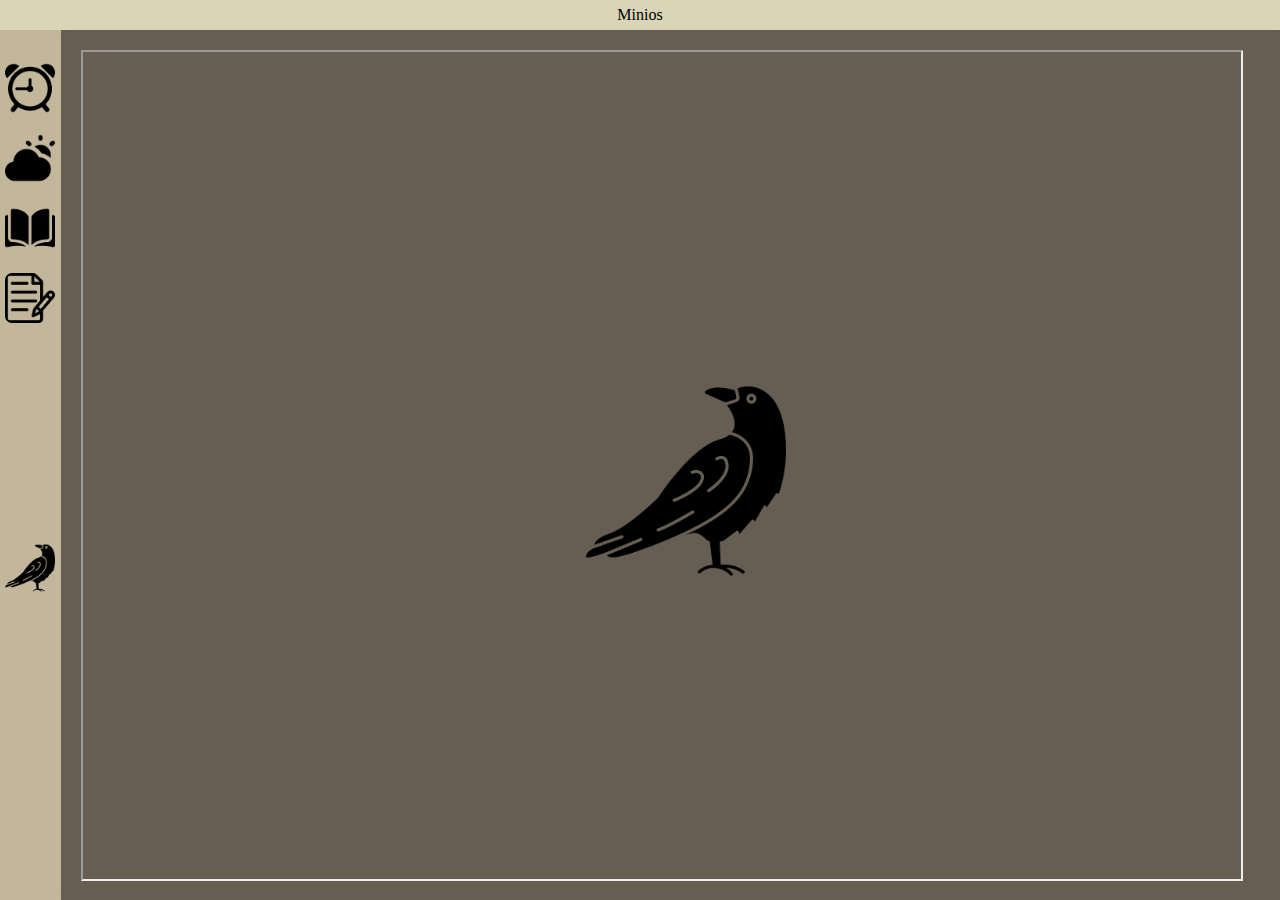
<file: index.html>
<!DOCTYPE html>
<html lang="en">
<head>
    <meta charset="UTF-8">
    <meta name="viewport" content="width=device-width, initial-scale=1.0">
    <title>Document</title>
    <link rel="stylesheet" href="/styles/style.css">
</head>

<body>

    <div class="Main">
        

        <div class="Grid-Items header">
            <header id="Start" >Minios</header>
        </div>

        <nav class="Grid-Items SideBar">

            <div class="Icon">
                <a href="./apps/alarm.html"
                target="content">
                <span>
                    <img src="./img/circular-alarm-clock-tool.png" alt="Alarm">
                </span>
            </a>
            </div>

            <div class="Icon">
                <a href="./apps/weather.html"
                target="content">
                <span>
                    <img src="./img/cloudy.png" alt="Weather">
                </span>
            </a>   
            </div>

            <div class="Icon">
                <a href="./apps/homeworks.html"
                target="content">
                <span>
                    <img src="./img/open-book.png" alt="Book">
                </span>
            </a>
            </div>

            <div class="Icon">
                <a href="./apps/notes.html"
                target="content">
                <span>
                    <img src="./img/notes.png" alt="Note">
                </span>
            </a>
            </div>

            <div class="Icon">
                <a href="./index.html">
                    <span>
                        <img id="Go-out" src="./img/crow.png" alt="Menu">
                    </span>
                </a>

            </div>

        </nav>

        <div class="Grid-Items content-area">

            <div id="Crow">
                <img src="./img/crow.png" alt="Crow">
            </div>
            
            <iframe
                id="Main-content" 
                name="content"
                class="content-frame" 
                title="Content"
                src="about:blank"
                allow="autoplay; fullscreen"
            ></iframe>

        </div>

</body>
</html>
</file>
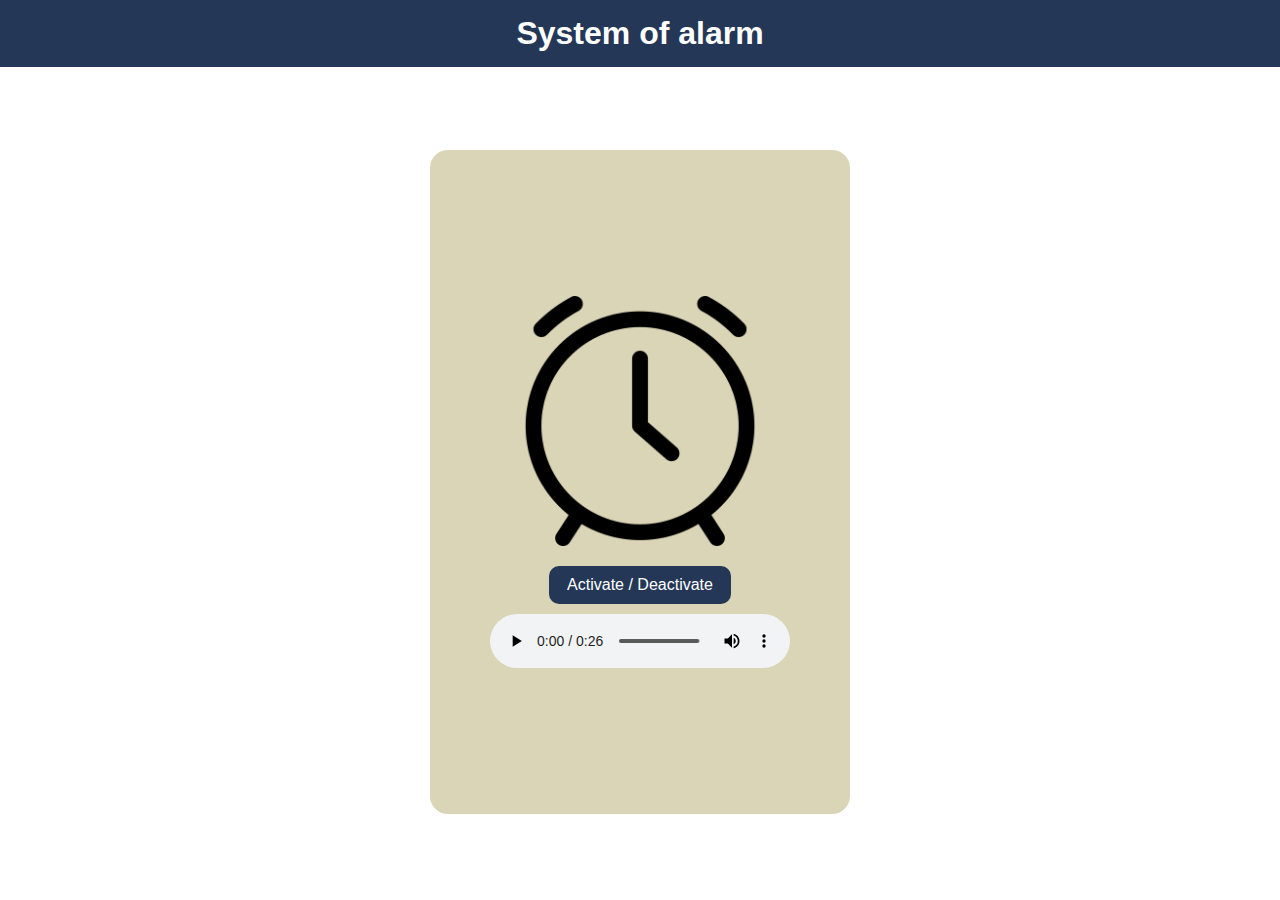
<file: alarm.html>
<!DOCTYPE html>
<html lang="en">
<head>
    <meta charset="UTF-8">
    <meta name="viewport" content="width=device-width, initial-scale=1.0">
    <title>Alarm</title>

    
    <link rel="stylesheet" href="/styles/alarm.css">
</head>
<body>

<!-- Header simple para el título del sistema -->
<header>
    <h1>System of alarm</h1>
</header>

<!-- 
  Checkbox oculto:
  no se ve, pero es el que guarda el estado de la alarma
  encendida / apagada
-->
<input type="checkbox" id="alarm-toggle">

<!-- Zona principal de la alarma -->
<section class="alarm">

    <!-- 
      Esta es la "tarjeta" de la alarma.
      Cuando la alarma se activa, este bloque comienza a vibrar.
    -->
    <div class="content-alarm">

        <!-- Imagen representativa de la alarma -->
        <img src="../img/alarm.png" alt="Alarm-img">

        <!-- 
          Controles de la alarma:
          dejo todo junto para que sea más cómodo para el usuario
        -->
        <div class="controls">

            <!-- 
              Este label funciona como botón.
              Al hacer click, prende o apaga la alarma
            -->
            <label for="alarm-toggle" class="alarm-btn">
                Activate / Deactivate
            </label>

            <!-- 
              Control de sonido.
              El usuario debe darle play manualmente (sin JS no se puede auto-reproducir)
            -->
            <audio controls>
                <source src="../alarm.mp3" type="audio/mpeg">
            </audio>

        </div>
    </div>

</section>

</body>
</html>
</file>
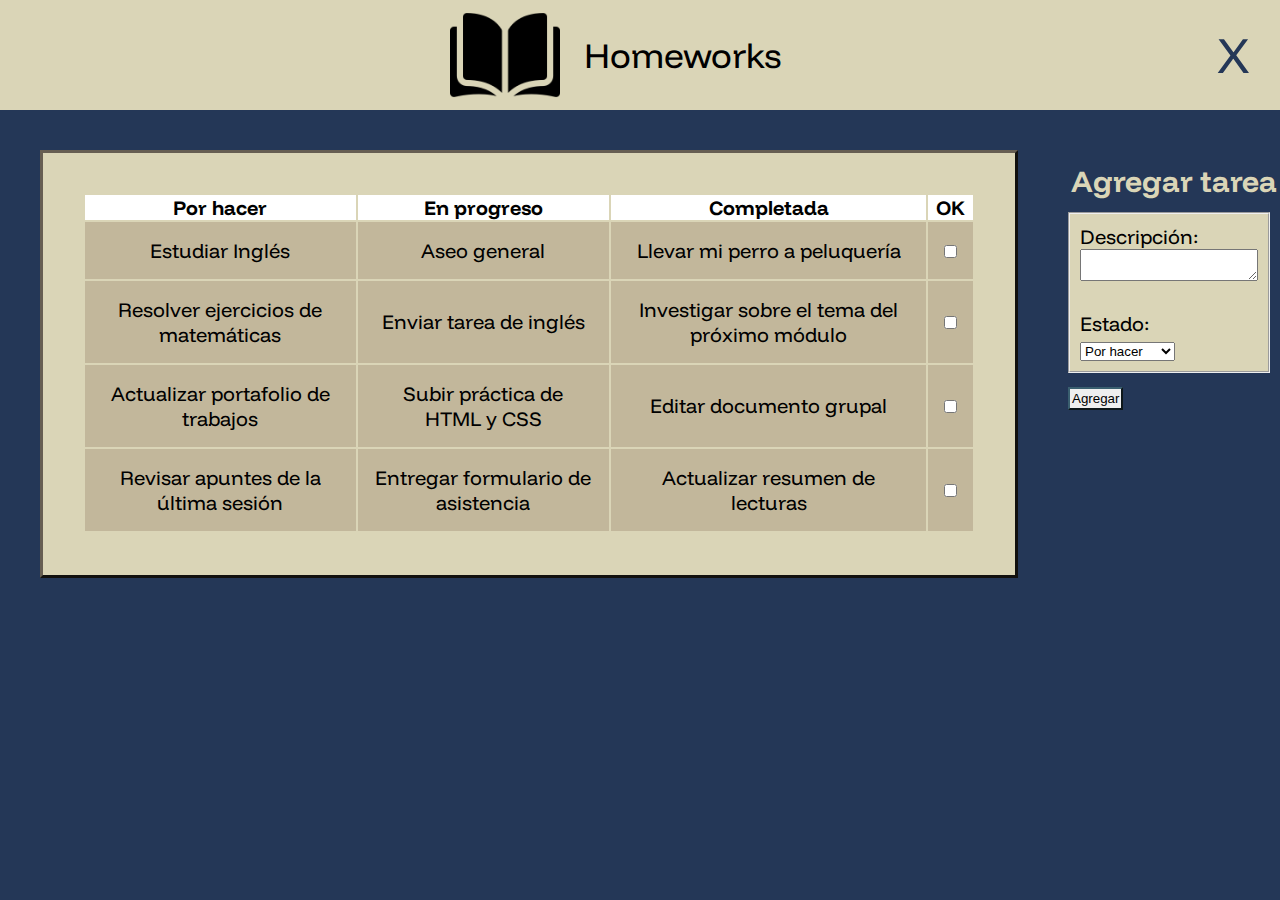
<file: apps/homeworks.html>
<!DOCTYPE html>
<html lang="en">
<head>
    <meta charset="UTF-8">
    <meta name="viewport" content="width=device-width, initial-scale=1.0">
    <link rel="preconnect" href="https://fonts.googleapis.com">
    <link rel="preconnect" href="https://fonts.gstatic.com" crossorigin>
    <link href="https://fonts.googleapis.com/css2?family=Funnel+Display:wght@300..800&display=swap" rel="stylesheet">
    <title>Homework</title>
    <link rel="stylesheet" href="../styles/homework.css">
</head>
<body>
    <header class="Encabezado-Homeworks">
       <div class="headertitle">
        <img class="Icono" src="../img/homeworks.png" alt="Icono">
        <p> Homeworks</p>       
       </div>
       <div class="headerclose">
         <a href="../index.html" class="close" >X</a>
       </div>
    </header>
    <section class="Tabla">                       
        <table class="Planner">              
            <thead>                      
                <tr>                
                    <th>Por hacer</th>
                    <th>En progreso</th>
                    <th>Completada</th>
                    <th>OK</th>               
                </tr>
            </thead>
            <tbody>
                <tr>
                    <td>Estudiar Inglés</td>
                    <td>Aseo general</td>
                    <td>Llevar mi perro a peluquería</td>  
                    <td> <input type="checkbox"></td>            
                </tr>
                <tr>
                    <td>Resolver ejercicios de matemáticas</td>
                    <td>Enviar tarea de inglés</td>
                    <td>Investigar sobre el tema del próximo módulo</td>
                    <td> <input type="checkbox"></td> 
                </tr>
                <tr>
                    <td>Actualizar portafolio de trabajos</td>
                    <td>Subir práctica de HTML y CSS</td>
                    <td>Editar documento grupal</td>
                    <td> <input type="checkbox"></td> 
                </tr>
                <tr>
                    <td>Revisar apuntes de la última sesión</td>
                    <td>Entregar formulario de asistencia</td>
                    <td>Actualizar resumen de lecturas</td>
                    <td> <input type="checkbox"></td> 
                </tr>
                <tr>                            
                    
                </tr>          
            </tbody>
        </table> 
          <section class="Agregar-tarea">
                <h2>Agregar tarea</h2>            
                <form>
                    <fieldset>
                        <label for="descripcion">Descripción:</label><br>
                        <textarea id="descripcion" name="descripcion"></textarea><br><br>

                        <label for="estado">Estado:</label><br> 
                        <select id="estado" name="estado">
                        <option>Por hacer</option>
                        <option>En progreso</option> 
                        <option>Completada</option>                
                        </select>
                    </fieldset>       
                    <button> Agregar</button> <!-- (solo demostración) -->
                </form>
        </section>    
    </section>
</body>
</html>
</file>
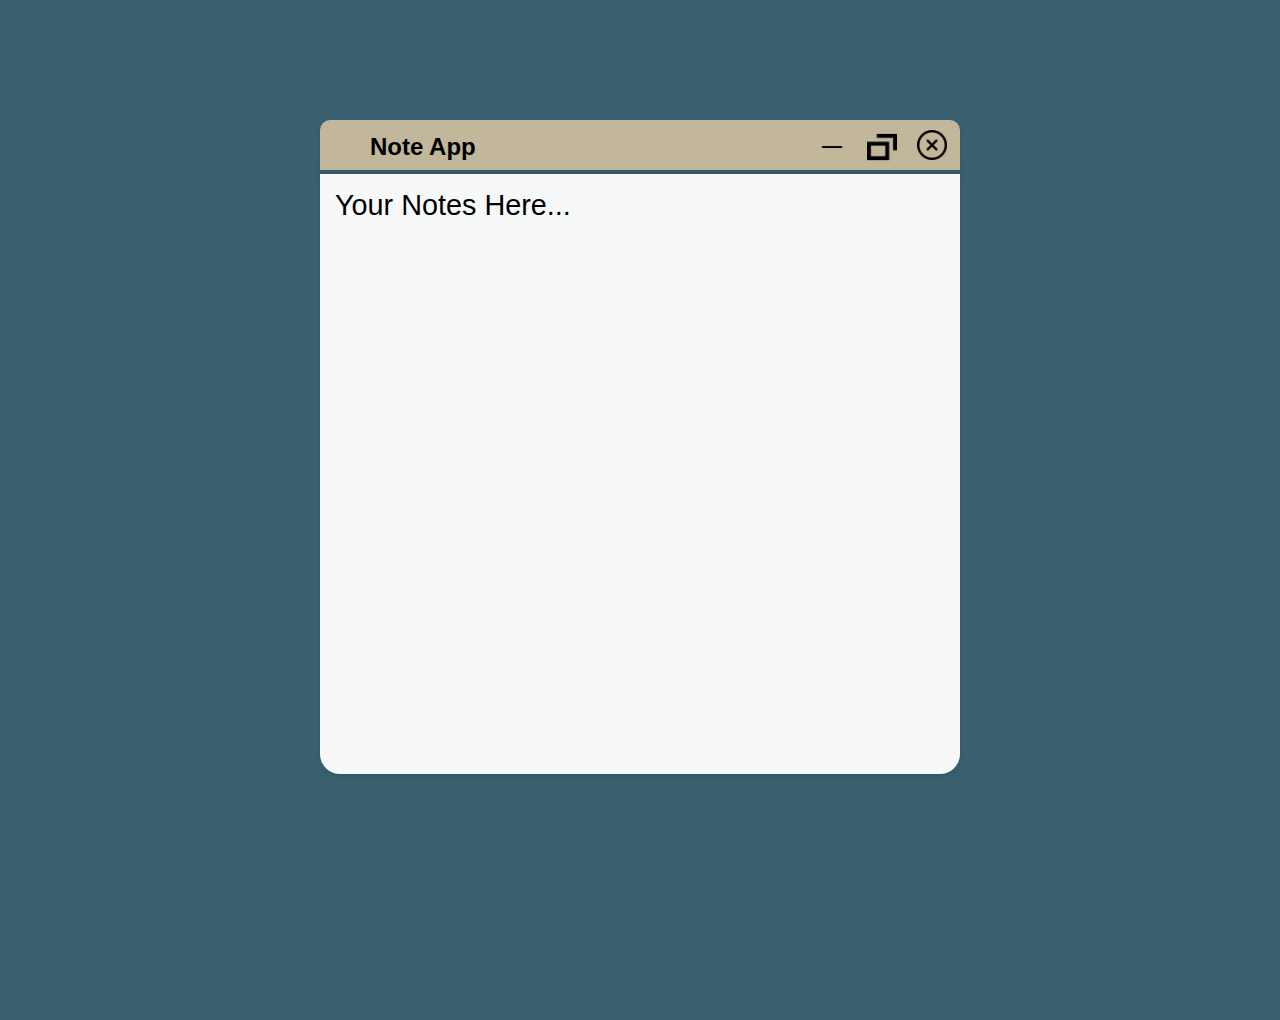
<file: apps/notes.html>
<!DOCTYPE html>
<html lang="en">
<head>
    <meta charset="UTF-8">
    <meta name="viewport" content="width=device-width, initial-scale=1.0">
    <title>Document</title>
    <link rel="stylesheet" href="/styles/note.css">
</head>
<body>
    
   <div class="notes"> 
        <div class="notesbar">
            <section class="title">
                <h2>Note App</h2>
            </section>
            <section class="icons">
                <img src="/img/menos.png" alt="">
                <img src="/img/minimizar.png" alt="">
                <a href="/index.html"><img src="/img/cerrar.png" alt=""></a>
            </section>
        </div>
        <div class="write"  contenteditable="true" spellcheck="false" aria-placeholder="hola"> 
            <span>Your Notes Here...</span>
            
            
        </div>
            
            

   </div>
</body>
</html>
</file>
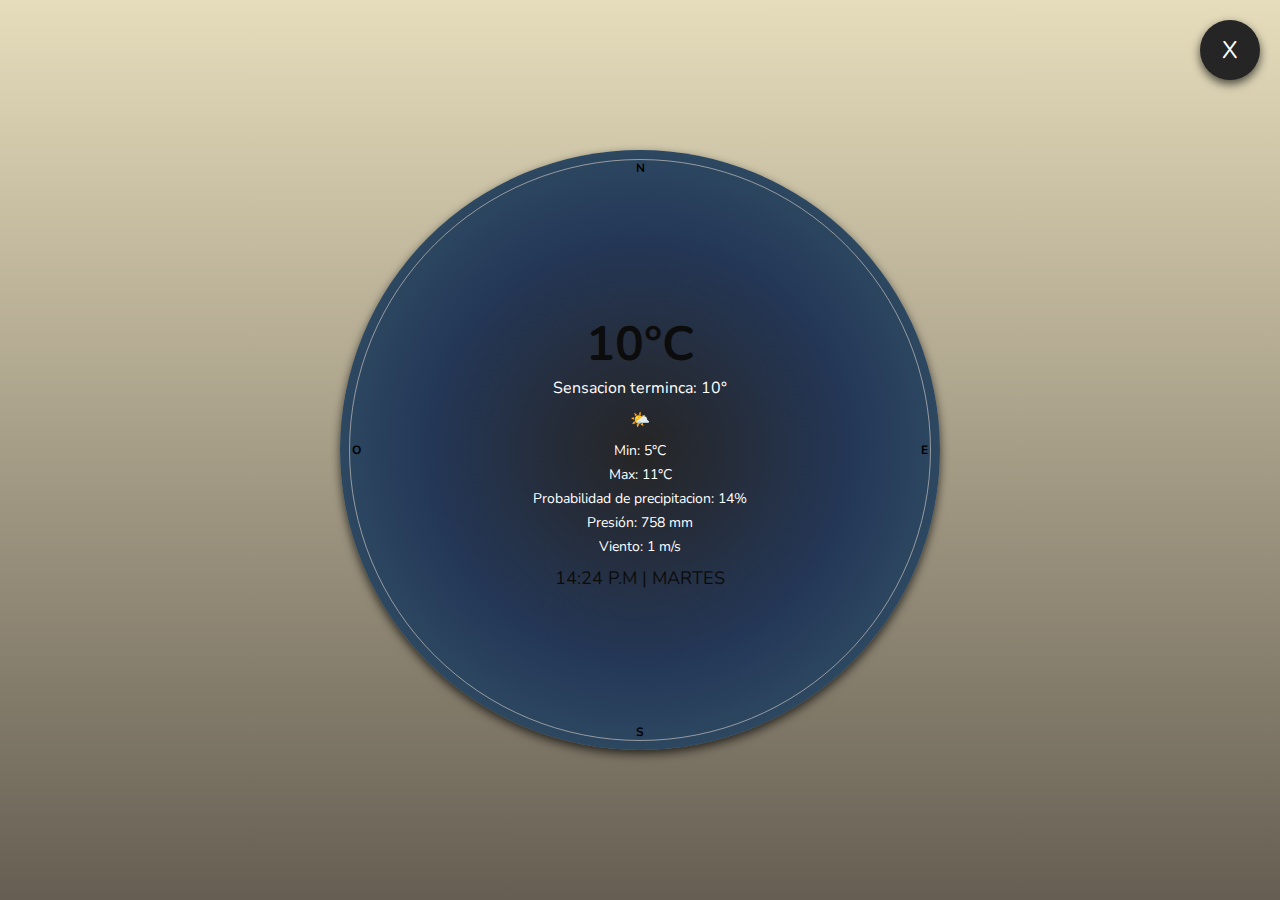
<file: apps/weather.html>
<!DOCTYPE html>
<html lang="es">
<head>
    <meta charset="UTF-8">
    <meta name="viewport" content="width=device-width, initial-scale=1.0">
    <title>Weather</title>
    <link rel="stylesheet" href="/styles/weather.css">
</head>
<body>
    <header>
        <div class="headerclose">
            <a href="../index.html" class="close" >X</a>
        </div>
    </header>
    <main>
        <section class="weather-widget">
            <div class="directions">
                <span class="north">N</span>
                <span class="south">S</span>
                <span class="east">E</span>
                <span class="west">O</span>
            </div>
            <div class="weather-info">
                <div class="temperature">10°C</div>
                <div class="feel-like">Sensacion terminca: 10°</div>
                <div class="icon">🌤️</div>
                <div class="details">
                    <span>Min: 5°C</span>
                    <span>Max: 11°C</span>
                    <span>Probabilidad de precipitacion: 14%</span>
                    <span>Presión: 758 mm</span>
                    <span>Viento: 1 m/s</span>
                </div>
                <div class="time">14:24 P.M | MARTES</div>
            </div>
        </section>
    </main>
</body>
</html>
</file>
<file: styles/style.css>
body, html {
    margin: 0;
    padding: 0;
    width: 100%;
    height: 100%;
    box-sizing: border-box; 
    background-color: var(--color5);
}

:root{
    --Color : #243757;
    --color2 : #3a5f6f ;
    --color3 : #dad5b7 ;
    --color4 : #c2b79b ;
    --color5 : #665e52 ;
}

.Main{
    display: grid;
    grid-template-columns: 0.15fr 1fr 1fr 1fr;
    grid-template-rows: 30px auto;
    min-height: 100vh; 
}

@media (max-width: 640px) {
    .Main {
        grid-template-columns: 1fr; 
        grid-template-rows: 30px auto 1fr; 
        min-height: 100vh;
    }
    .SideBar {
        grid-column: 1 / 2;
        grid-row: 2; 
        flex-direction: row; 
        justify-content: space-around;
        padding: 10px 0;
    }
    .content-area {
        grid-column: 1 / 2;
        grid-row: 3;
    }
}

.Grid-Items{
    display: flex;
    border-radius: 10px;
    justify-content: center;
    align-items: center;
}

.header {
    border-radius: 0;
    grid-column: 1 / 5;
    background-color: var(--color3);
}

.content-area{
    grid-column: 2 / 5;
    grid-row: 2; 
    background-color: var(--color5);
    justify-content: flex-start;
    align-items: flex-start; 
    overflow: hidden;
    position: relative;
}

#Crow{
    width: 100%;
    height: 100%;
    display: flex;
    justify-content: center;
    align-items: center;
    position: absolute;
    top: 16px; 
    left: 16px;
    right: 16px;
    bottom: 16px;
}

#Crow img{
    width: 200px;
    height: 200px;
}

.SideBar{
    border-radius: 0;
    padding-top: 20px;
    flex-direction: column;
    justify-content: flex-start;
    grid-column: 1 / 2;
    grid-row: 2; 
    background-color: var(--color4);
}

.Apps{
    display: none;
}

.content-frame {
    z-index: 2;
    width: 95%;
    height: 95%;
    display: flex;
    justify-content: center;
    align-items: center;
    position: absolute;
    margin: 20px 20px;
}

.Icon{
    margin-top: 10px;
}

.Icon img:hover{
    background-color: var(--color3);
    transform: scale(1.04);
    box-shadow: 0 4px 6px var(--color5);
}

.Icon img{
    width: 50px;
    height: 50px;
    border-radius: 10px;
    padding: 3px;
    transition: all 0.3s ease-in-out;
}

.Icon #Go-out{
    margin-top: 200px;
}
</file>
<file: styles/homework.css>
:root{
    --color1 : #243757;
    --color2 : #3a5f6f;
    --color3 : #dad5b7;
    --color4 : #c2b79b;
    --color5 : #665e52;
    --font-style : 
    /* 
    .color1 { #262525 };
    .color2 { #525252 };
    .color3 { #e6ddbc };
    .color4 { #822626 };
    .color5 { #690202 }; 
    */
}
*{
    margin: 0;
    padding: 0; 
}
body{
    background-color: var(--color1);
    margin: 0 ;
    padding: 0 ;
    font-size: 20px;
    font-family: "Funnel Display", sans-serif;
}

.Encabezado-Homeworks {
   width: 100%;     
   background-color: var(--color3); 
   display: flex;
   justify-content: space-between;
   align-items: center;
   height: 100%;
}
.Icono{
    width: 15%;
    height: 10%;    
}
.headertitle{
    display: flex;
    align-items: center;
    margin-left: 450px;
    font-size: 35px;
    gap: 1.5rem;
}
.headerclose{
    margin-right: 30px;    
}
.headerclose a {
    text-decoration: none;
    font-size: 50px;
    color: #243757;
}
.Planner{
    background-color: var(--color3); 
    border: outset, var(--color5);
    padding: 2.5rem;
    margin: 2.5rem;    
}
th{
    background-color: white;
}
td{
    background-color: var(--color4);
    text-align: center;
    padding: 1rem;
}
div{
    text-align: left;
}
.Tabla{
    display: flex;
}
.Agregar-tarea{
    margin-top: 50px;    
}
.Agregar-tarea h2{
    color: var(--color3);
    text-align: center;
    padding: 2px;
    margin-left: 10px;
}
.Agregar-tarea form fieldset {
    margin: 10px;
    padding: 10px;
    background-color: var(--color3);
}
button{
    border-color: var(--color2);
    padding: 2px;
    margin-left: 10px;
}
</file>
<file: styles/note.css>
:root{

    --color1 : #243757;
    --color2 : #3a5f6f;
    --color3 : #dad5b7;
    --color4 : #c2b79b;
    --color5 : #665e52;
    --font-style : 

    /* 

    .color1 { #262525 };
    .color2 { #525252 };
    .color3 { #e6ddbc };
    .color4 { #822626 };
    .color5 { #690202 }; 

    */

}

*{
    margin: 0;
    padding: 0;
    box-sizing: border-box;
}



body, html {
    width: 100%;
    height: 100%;
    font-family: Arial, sans-serif;
    background-color: var(--color2);
    margin: 0 auto;
    margin-top: 60px;   
}



.notes{
    width: 50%;
    height:50px;
    margin: 20px auto;
    background-color: var(--color4);
   border-top-left-radius: 10px;   
    border-top-right-radius: 10px;
    box-shadow: 0 2px 5px rgba(0,0,0,0.1);
    box-shadow: 0 2px 5px rgba(0,0,0,0.1); 
}





.notesbar{
    display: flex;
    justify-content: space-between;

}

.title{
    transform: scale(1);
}

.title h2:hover{ 
    transform: scale(1.002);
    color: rgba(255, 255, 255, 0.801); 
    transition: transform 0.3s;
}



.notesbar section{
    display: flex;
    flex-direction: row;
    justify-content: center;
    align-items: center;
    margin-left: 50px;
    margin-right: 3px; 
}





.icons img{
    gap: 15px;
    padding: 10px;
    width: 50px;
}

.icons img:hover{
    background-color: rgba(255, 255, 255, 0.699);
    border-radius: 8px;
    cursor: pointer;
    transform: scale(1.001);
    transition: transform 0.3s;
}





.write{
    width: 100%;
    height: 600px;
    background-color: rgba(255, 255, 255, 0.959);
    border: none;
    padding: 15px;
    outline: none;  
    border-bottom-left-radius: 20px;
    border-bottom-right-radius: 20px;
    resize: none;
    box-shadow: 0 2px 5px rgba(0,0,0,0.1);
    overflow: auto; /* Esto permite el desplazamiento */
    scrollbar-color: var(--color4) var(--color5); /* Cambia el color de la scrollbar */
}


.write:empty::before {
    content: attr(aria-placeholder);
    color: #999;
    font-size: 1.002rem;

}


.write::-webkit-scrollbar {
    width: 5px; /* Tamaño de la barra de desplazamiento */

}

.write::-webkit-scrollbar-thumb {
    background-color: var(--color3);
    border-radius: 5px;
}

.write::-webkit-scrollbar-track {
    background-color: var(--color2);
}

.write span{
    font-size: 1.8rem;
}
</file>
<file: styles/alarm.css>
/* 
  Empiezo con un reset simple
  para evitar espacios raros del navegador
*/
* {
    margin: 0;
    padding: 0;
    box-sizing: border-box;
}

/* 
  El body ocupa toda la pantalla
  y evito que aparezca scroll
*/
body {
    height: 100vh;
    overflow: hidden;
    font-family: Arial, sans-serif;
}

/* 
  Header simple, solo para el título
*/
header {
    background-color: #243757;
    color: white;
    text-align: center;
    padding: 15px;
}

/* 
  Oculto el checkbox real.
  No se usa visualmente, solo como control de estado
*/
#alarm-toggle {
    display: none;
}

/* 
  Contenedor principal.
  Centra todo en pantalla
*/
.alarm {
    height: calc(100vh - 70px); /* resto la altura del header */
    display: flex;
    justify-content: center;
    align-items: center;
}

/* 
  Tarjeta de la alarma.
  Es la que se mueve cuando está activa
*/
.content-alarm {
    background-color: #dad5b7;
    width: 40%;
    max-width: 420px;
    height: 80%;
    border-radius: 18px;

    display: flex;
    flex-direction: column;
    align-items: center;
    justify-content: center;
    gap: 20px;

    transform-origin: center;
}

/* 
  Tamaño de la imagen de la alarma
*/
.content-alarm img {
    width: 250px;
}

/* 
  Controles juntos y ordenados
  debajo de la imagen
*/
.controls {
    display: flex;
    flex-direction: column;
    align-items: center;
    gap: 10px;
}

/* 
  Botón de activar / desactivar.
  Es realmente un label con estilo de botón
*/
.alarm-btn {
    background-color: #243757;
    color: white;
    padding: 10px 18px;
    border-radius: 10px;
    cursor: pointer;
    user-select: none;
}

/* 
  Animación tipo alarma:
  un temblor suave, no exagerado
*/
@keyframes alarmShake {
    0%   { transform: rotate(0deg); }
    20%  { transform: rotate(6deg); }
    40%  { transform: rotate(-6deg); }
    60%  { transform: rotate(6deg); }
    80%  { transform: rotate(-6deg); }
    100% { transform: rotate(0deg); }
}

/* 
  Cuando el checkbox está activo,
  arranco la vibración de la alarma
*/
#alarm-toggle:checked ~ .alarm .content-alarm {
    animation: alarmShake 0.6s linear infinite;
}
</file>
<file: styles/weather.css>
/* Import font */
@import url('https://fonts.googleapis.com/css2?family=Nunito:ital,wght@0,200..1000;1,200..1000&display=swap'); 

/* Universal reset*/
*{
    margin: 0;
    padding: 0;
    box-sizing: border-box;
    font-family: "Nunito", sans-serif;
    font-optical-sizing: auto;
}
body{
    /* Styles from weather.html*/
    display: flex;
    justify-content: center;
    align-items: center;
    height: 100vh;
    background: #665E52;
    background: linear-gradient(0deg, rgba(102, 94, 82, 1) 0%, rgba(230, 221, 188, 1) 100%);
}

/* Weather Widget Styles */
.weather-widget{
    position: relative;
    width: 600px;
    height: 600px;
    border-radius: 50%;
    background: #262525;
    background: radial-gradient(circle, rgba(38, 37, 37, 1) 0%, rgba(36, 55, 87, 1) 50%, rgba(58, 95, 111, 1) 100%);
    box-shadow: 0px 4px 10px rgba(0, 0, 0, 0.664);
    display: flex;
    justify-content: center;
    align-items: center;
    text-align: center;
    animation: bg-change 5s linear infinite;
}
.weather-widget::before{
    content: "";
    position: absolute;
    width: 580px;
    height: 580px;
    border-radius: 50%;
    border: 1px solid rgba(172, 172, 172, 0.822)
}
.weather-info{
    position: relative;
    z-index: 10;
}
.temperature{
    font-size: 48px;
    font-weight: bold;
    color: #0c0c0c;
}
.feel-like{
    font-size: 16px;
    color: #ffffff;
}
.icon{
    margin: 10px 0;
}
.details{
    font-size: 14px;
    color: #ffffff;
}
.details span{
    display: block;
    margin-bottom: 5px;
}
.time{
    font-size: 18px;
    margin-top: 10px;
    color: #0c0c0c;
}
.directions{
    position: absolute;
    top: 50%;
    left: 50%;
    transform: translate(-50%, -50%);
    width: 100%;
    height: 100%;
}
.directions span{
    position: absolute;
    font-size: 12px;
    font-weight: bold;
    color: #000000;
}
.directions .north{
    top: 10px;
    left: 50%;
    transform: translateX(-50%);
}
.directions .south{
    bottom: 10px;
    left: 50%;
    transform: translateX(-50%);
}
.directions .east{
    right: 12px;
    top: 50%;
    transform: translateY(-50%);
}
.directions .west{
    left: 12px;
    top: 50%;
    transform: translateY(-50%);
}
/* Background Animation */
@keyframes bg-change {
    25%{
        background: #525252;
        background: radial-gradient(circle, rgba(82, 82, 82, 1) 0%, rgba(130, 38, 38, 1) 50%, rgba(105, 2, 2, 1) 100%);
    }
    50%{
        background: #525252;
        background: radial-gradient(circle, rgba(82, 82, 82, 1) 0%, rgba(194, 183, 155, 1) 50%, rgba(218, 213, 183, 1) 100%);
    }
    75%{
        background: #262525;
        background: radial-gradient(circle, rgba(38, 37, 37, 1) 0%, rgba(36, 55, 87, 1) 50%, rgba(58, 95, 111, 1) 100%);
    }
}
/* Header Close Button Styles */
header{
    position: absolute;
    top: 20px;
    right: 20px;
}
.headerclose{
    background-color: #262525;
    width: 60px;
    height: 60px;
    border-radius: 50%;
    display: flex;
    justify-content: center;
    align-items: center;
    box-shadow: 0px 4px 10px rgba(0, 0, 0, 0.664);
    transition: background-color 0.3s ease;
}
.headerclose:hover{
    background-color: #525252;
}   
.headerclose a {
    text-decoration: none;
    color: #ffffff;
    font-size: 24px;
}
</file>
